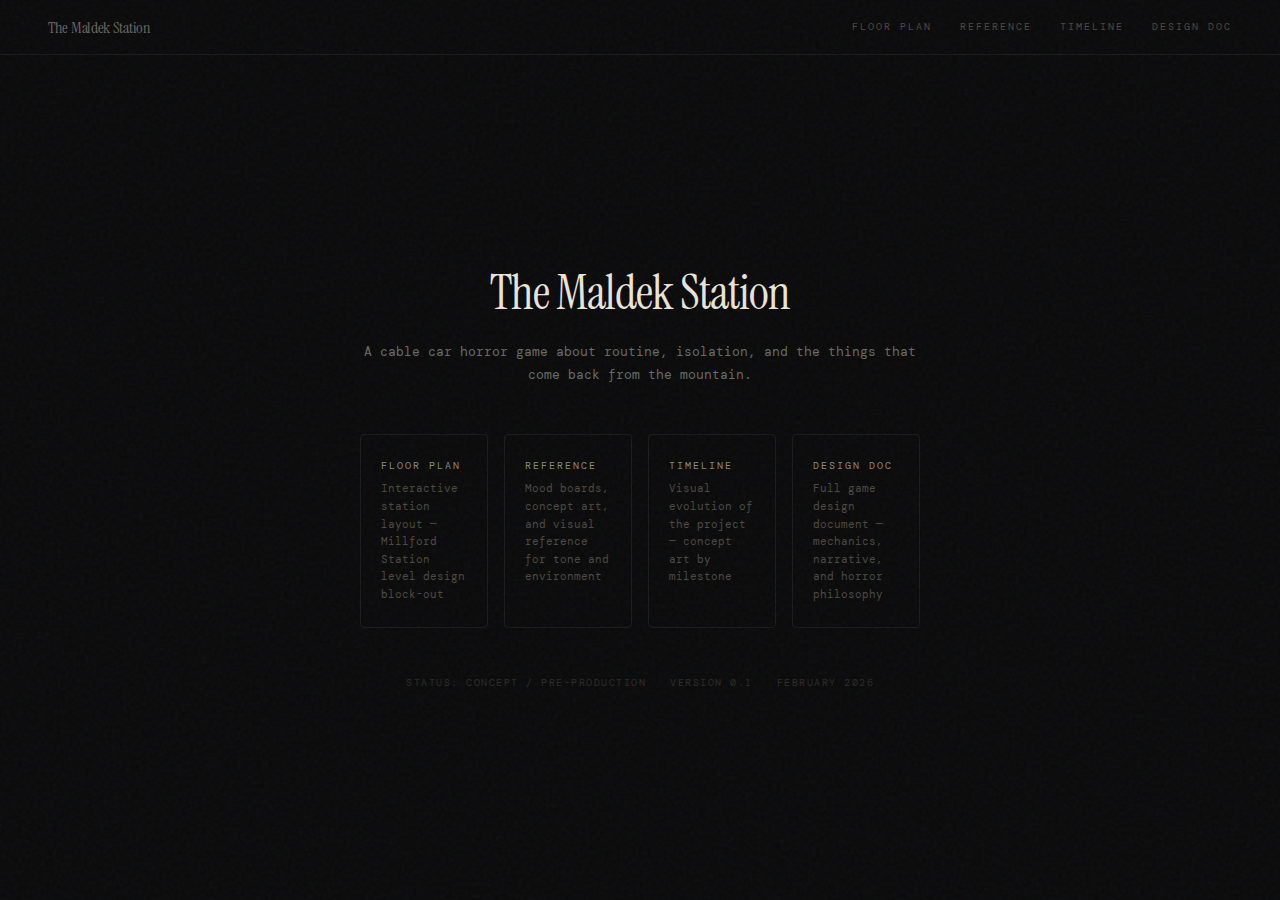
<file: index.html>
<!DOCTYPE html>
<html lang="en">
<head>
<meta charset="UTF-8">
<meta name="viewport" content="width=device-width, initial-scale=1.0">
<title>The Maldek Station</title>
<link rel="stylesheet" href="styles.css">
</head>
<body>
<div class="grain"></div>

<nav class="site-nav">
  <a href="index.html" class="nav-brand">The Maldek Station</a>
  <div class="nav-links">
    <a href="floorplan.html">Floor Plan</a>
    <a href="gallery.html">Reference</a>
    <a href="timeline.html">Timeline</a>
    <a href="design-doc.html">Design Doc</a>
  </div>
</nav>

<main class="landing">
  <div class="landing-content">
    <h1 class="landing-title">The Maldek Station</h1>
    <p class="landing-subtitle">A cable car horror game about routine, isolation, and the things that come back from the mountain.</p>

    <div class="landing-nav">
      <a href="floorplan.html" class="landing-card">
        <span class="landing-card-label">Floor Plan</span>
        <span class="landing-card-desc">Interactive station layout — Millford Station level design block-out</span>
      </a>
      <a href="gallery.html" class="landing-card">
        <span class="landing-card-label">Reference</span>
        <span class="landing-card-desc">Mood boards, concept art, and visual reference for tone and environment</span>
      </a>
      <a href="timeline.html" class="landing-card">
        <span class="landing-card-label">Timeline</span>
        <span class="landing-card-desc">Visual evolution of the project — concept art by milestone</span>
      </a>
      <a href="design-doc.html" class="landing-card">
        <span class="landing-card-label">Design Doc</span>
        <span class="landing-card-desc">Full game design document — mechanics, narrative, and horror philosophy</span>
      </a>
    </div>

    <div class="landing-meta">
      <span>Status: Concept / Pre-Production</span>
      <span>Version 0.1</span>
      <span>February 2026</span>
    </div>
  </div>
</main>

</body>
</html>
</file>
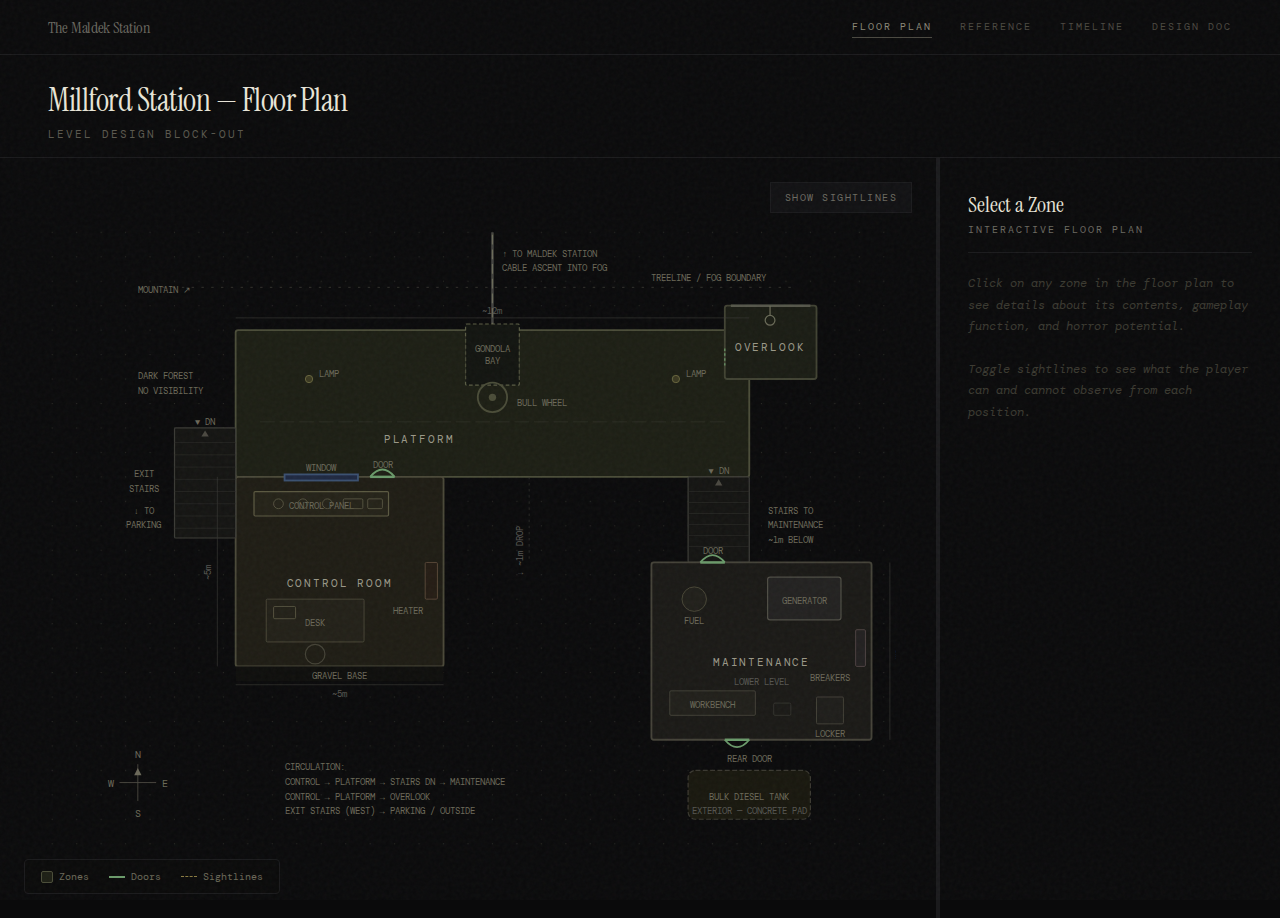
<file: floorplan.html>
<!DOCTYPE html>
<html lang="en">
<head>
<meta charset="UTF-8">
<meta name="viewport" content="width=device-width, initial-scale=1.0">
<title>Millford Station — Floor Plan</title>
<link rel="stylesheet" href="styles.css">
</head>
<body>
<div class="grain"></div>

<nav class="site-nav">
  <a href="index.html" class="nav-brand">The Maldek Station</a>
  <div class="nav-links">
    <a href="floorplan.html" class="active">Floor Plan</a>
    <a href="gallery.html">Reference</a>
    <a href="timeline.html">Timeline</a>
    <a href="design-doc.html">Design Doc</a>
  </div>
</nav>

<header>
  <h1>Millford Station — Floor Plan</h1>
  <p>Level Design Block-out</p>
</header>

<div class="layout">
  <div class="plan-container">

    <svg class="floorplan" viewBox="0 0 700 520" xmlns="http://www.w3.org/2000/svg">

      <!-- Grid dots -->
      <defs>
        <pattern id="grid" width="20" height="20" patternUnits="userSpaceOnUse">
          <circle cx="10" cy="10" r="0.5" fill="#2a2a25"/>
        </pattern>
      </defs>
      <rect width="700" height="520" fill="url(#grid)"/>

      <!-- Cable line going up to mountain -->
      <line x1="370" y1="140" x2="370" y2="10" class="cable-line"/>
      <line x1="370" y1="140" x2="370" y2="10" class="cable-line-accent"/>
      <text x="378" y="30" class="annotation">↑ TO MALDEK STATION</text>
      <text x="378" y="42" class="annotation">CABLE ASCENT INTO FOG</text>

      <!-- Mountain/forest indication -->
      <line x1="100" y1="55" x2="620" y2="55" class="annotation-line" stroke-dasharray="2 6"/>
      <text x="500" y="50" class="annotation">TREELINE / FOG BOUNDARY</text>

      <!-- === PLATFORM (upper level) === -->
      <g class="room" data-zone="platform" id="zone-platform">
        <rect x="160" y="90" width="420" height="120" rx="2" fill="#1c1e14" stroke="#4a4c38" stroke-width="1.5"/>
        <!-- Platform surface markings -->
        <line x1="180" y1="165" x2="560" y2="165" stroke="#33342a" stroke-width="0.5" stroke-dasharray="12 4"/>
        <text x="310" y="182" class="room-label" text-anchor="middle" id="label-platform">Platform</text>

        <!-- Gondola docking bay (recessed channel — car hangs from cable above) -->
        <rect x="348" y="85" width="44" height="50" rx="1" fill="#121410" stroke="#5a5c44" stroke-width="1" stroke-dasharray="3 2"/>
        <!-- Platform edges flanking the bay -->
        <line x1="348" y1="95" x2="348" y2="130" stroke="#3a3c2e" stroke-width="0.5"/>
        <line x1="392" y1="95" x2="392" y2="130" stroke="#3a3c2e" stroke-width="0.5"/>
        <text x="370" y="108" class="annotation" text-anchor="middle">GONDOLA</text>
        <text x="370" y="118" class="annotation" text-anchor="middle">BAY</text>

        <!-- Bull wheel / cable mechanism -->
        <circle cx="370" cy="145" r="12" fill="none" stroke="#4a4c38" stroke-width="1.5"/>
        <circle cx="370" cy="145" r="3" fill="#4a4c38"/>
        <text x="390" y="152" class="annotation">BULL WHEEL</text>

        <!-- Platform lamps -->
        <circle cx="220" cy="130" r="3" fill="#3a3820" stroke="#6a6840" stroke-width="0.75"/>
        <text x="228" y="128" class="annotation">LAMP</text>
        <circle cx="520" cy="130" r="3" fill="#3a3820" stroke="#6a6840" stroke-width="0.75"/>
        <text x="528" y="128" class="annotation">LAMP</text>
      </g>

      <!-- === OVERLOOK === -->
      <g class="room" data-zone="overlook" id="zone-overlook">
        <rect x="560" y="70" width="75" height="60" rx="2" fill="#1a1c14" stroke="#404232" stroke-width="1.5"/>
        <!-- Railing -->
        <line x1="565" y1="70" x2="630" y2="70" stroke="#55564a" stroke-width="2"/>
        <text x="597" y="107" class="room-label" text-anchor="middle" id="label-overlook">Overlook</text>
        <!-- Binoculars -->
        <circle cx="597" cy="82" r="4" fill="none" stroke="#6a6b58" stroke-width="1"/>
        <line x1="597" y1="78" x2="597" y2="70" stroke="#6a6b58" stroke-width="1"/>
      </g>

      <!-- === CONTROL ROOM (platform level, south-west) === -->
      <g class="room" data-zone="control" id="zone-control">
        <rect x="160" y="210" width="170" height="155" rx="2" fill="#1e1c14" stroke="#4a4838" stroke-width="1.5"/>
        <text x="245" y="300" class="room-label" text-anchor="middle" id="label-control">Control Room</text>

        <!-- Window to platform (north wall) -->
        <rect x="200" y="208" width="60" height="5" rx="0" fill="#1e2840" stroke="#3a5070" stroke-width="1.5"/>
        <text x="230" y="205" class="annotation" text-anchor="middle">WINDOW</text>

        <!-- Control panel (near window) -->
        <rect x="175" y="222" width="110" height="20" rx="1" fill="#242218" stroke="#5a5840" stroke-width="1"/>
        <text x="230" y="236" class="annotation" text-anchor="middle">CONTROL PANEL</text>
        <!-- Gauges -->
        <circle cx="195" cy="232" r="4" fill="none" stroke="#555340" stroke-width="0.75"/>
        <circle cx="215" cy="232" r="4" fill="none" stroke="#555340" stroke-width="0.75"/>
        <circle cx="235" cy="232" r="4" fill="none" stroke="#555340" stroke-width="0.75"/>
        <rect x="248" y="228" width="16" height="8" rx="1" fill="none" stroke="#555340" stroke-width="0.75"/>
        <rect x="268" y="228" width="12" height="8" rx="1" fill="none" stroke="#555340" stroke-width="0.75"/>

        <!-- Desk -->
        <rect x="185" y="310" width="80" height="35" rx="1" fill="#222018" stroke="#4a4838" stroke-width="0.75"/>
        <text x="225" y="332" class="annotation" text-anchor="middle">DESK</text>

        <!-- Radio on desk -->
        <rect x="191" y="316" width="18" height="10" rx="1" fill="none" stroke="#555340" stroke-width="0.75"/>

        <!-- Chair -->
        <circle cx="225" cy="355" r="8" fill="none" stroke="#444236" stroke-width="1"/>

        <!-- Heater (east wall) -->
        <rect x="315" y="280" width="10" height="30" rx="1" fill="#241c14" stroke="#5a4838" stroke-width="0.75"/>
        <text x="313" y="322" class="annotation" text-anchor="end">HEATER</text>
      </g>

      <!-- === EXIT STAIRWAY (left wall of platform, descends south) === -->
      <g>
        <rect x="110" y="170" width="50" height="90" rx="1" fill="#141412" stroke="#3a3a35" stroke-width="1"/>
        <!-- Step lines -->
        <line x1="110" y1="182" x2="160" y2="182" stroke="#2a2a28" stroke-width="0.5"/>
        <line x1="110" y1="192" x2="160" y2="192" stroke="#2a2a28" stroke-width="0.5"/>
        <line x1="110" y1="202" x2="160" y2="202" stroke="#2a2a28" stroke-width="0.5"/>
        <line x1="110" y1="212" x2="160" y2="212" stroke="#2a2a28" stroke-width="0.5"/>
        <line x1="110" y1="222" x2="160" y2="222" stroke="#2a2a28" stroke-width="0.5"/>
        <line x1="110" y1="232" x2="160" y2="232" stroke="#2a2a28" stroke-width="0.5"/>
        <line x1="110" y1="242" x2="160" y2="242" stroke="#2a2a28" stroke-width="0.5"/>
        <line x1="110" y1="252" x2="160" y2="252" stroke="#2a2a28" stroke-width="0.5"/>
        <!-- Direction arrow -->
        <polygon points="135,172 132,177 138,177" fill="#4a4840"/>
        <text x="135" y="168" class="annotation" text-anchor="middle">▼ DN</text>
        <text x="85" y="210" class="annotation" text-anchor="middle">EXIT</text>
        <text x="85" y="222" class="annotation" text-anchor="middle">STAIRS</text>
        <text x="85" y="240" class="annotation" text-anchor="middle">↓ TO</text>
        <text x="85" y="252" class="annotation" text-anchor="middle">PARKING</text>
      </g>

      <!-- === STAIRWAY DOWN TO MAINTENANCE (bottom-right corner of platform) === -->
      <g>
        <rect x="530" y="210" width="50" height="70" rx="1" fill="#141412" stroke="#3a3a35" stroke-width="1"/>
        <!-- Step lines -->
        <line x1="530" y1="222" x2="580" y2="222" stroke="#2a2a28" stroke-width="0.5"/>
        <line x1="530" y1="231" x2="580" y2="231" stroke="#2a2a28" stroke-width="0.5"/>
        <line x1="530" y1="240" x2="580" y2="240" stroke="#2a2a28" stroke-width="0.5"/>
        <line x1="530" y1="249" x2="580" y2="249" stroke="#2a2a28" stroke-width="0.5"/>
        <line x1="530" y1="258" x2="580" y2="258" stroke="#2a2a28" stroke-width="0.5"/>
        <line x1="530" y1="267" x2="580" y2="267" stroke="#2a2a28" stroke-width="0.5"/>
        <!-- Direction arrow -->
        <polygon points="555,212 552,217 558,217" fill="#4a4840"/>
        <text x="555" y="208" class="annotation" text-anchor="middle">▼ DN</text>
        <text x="595" y="240" class="annotation">STAIRS TO</text>
        <text x="595" y="252" class="annotation">MAINTENANCE</text>
        <text x="595" y="264" class="annotation">~1m BELOW</text>
      </g>

      <!-- === MAINTENANCE ROOM (lower level, south-east) === -->
      <g class="room" data-zone="maintenance" id="zone-maintenance">
        <rect x="500" y="280" width="180" height="145" rx="2" fill="#1a1916" stroke="#444238" stroke-width="1.5"/>
        <text x="590" y="365" class="room-label" text-anchor="middle" id="label-maintenance">Maintenance</text>

        <!-- Elevation label -->
        <text x="590" y="380" class="dim-label" text-anchor="middle">LOWER LEVEL</text>

        <!-- Generator -->
        <rect x="595" y="292" width="60" height="35" rx="2" fill="#222120" stroke="#4e4d44" stroke-width="1"/>
        <text x="625" y="314" class="annotation" text-anchor="middle">GENERATOR</text>

        <!-- Fuel drum -->
        <circle cx="535" cy="310" r="10" fill="#201f1a" stroke="#4a4838" stroke-width="0.75"/>
        <text x="535" y="330" class="annotation" text-anchor="middle">FUEL</text>

        <!-- Breaker panel (east wall) -->
        <rect x="667" y="335" width="8" height="30" rx="1" fill="#222020" stroke="#504444" stroke-width="0.75"/>
        <text x="662" y="377" class="annotation" text-anchor="end">BREAKERS</text>

        <!-- Workbench -->
        <rect x="515" y="385" width="70" height="20" rx="1" fill="#201f1a" stroke="#444238" stroke-width="0.75"/>
        <text x="550" y="399" class="annotation" text-anchor="middle">WORKBENCH</text>

        <!-- Locker -->
        <rect x="635" y="390" width="22" height="22" rx="1" fill="#1e1d1a" stroke="#444238" stroke-width="0.75"/>
        <text x="646" y="423" class="annotation" text-anchor="middle">LOCKER</text>

        <!-- Sink -->
        <rect x="600" y="395" width="14" height="10" rx="1" fill="none" stroke="#3e3e38" stroke-width="0.5"/>
      </g>

      <!-- === DOORS === -->
      <!-- Control Room to Platform (north wall) -->
      <g class="door" id="door-control-platform">
        <line x1="270" y1="210" x2="290" y2="210" stroke="#6a9a6a" stroke-width="2"/>
        <path d="M 270 210 Q 280 198 290 210" class="door-indicator"/>
      </g>
      <text x="272" y="203" class="annotation">DOOR</text>

      <!-- Maintenance Room entry (top-left of room, from stairs) -->
      <g class="door" id="door-maint-entry">
        <line x1="540" y1="280" x2="560" y2="280" stroke="#6a9a6a" stroke-width="2"/>
        <path d="M 540 280 Q 550 268 560 280" class="door-indicator"/>
      </g>
      <text x="542" y="273" class="annotation">DOOR</text>

      <!-- Platform to Overlook (open passage) -->
      <line x1="560" y1="105" x2="560" y2="120" stroke="#6a9a6a" stroke-width="1" stroke-dasharray="2 2"/>

      <!-- === SIGHTLINES === -->
      <!-- Control room window to platform/cable -->
      <line x1="230" y1="210" x2="300" y2="145" class="sightline" id="sight-1"/>
      <line x1="230" y1="210" x2="370" y2="90" class="sightline" id="sight-2"/>

      <!-- Overlook to mountain -->
      <line x1="597" y1="82" x2="597" y2="55" class="sightline" id="sight-3"/>
      <line x1="597" y1="82" x2="490" y2="55" class="sightline" id="sight-4"/>

      <!-- Blind spot annotations -->
      <text x="70" y="300" class="annotation" id="blind-1" style="opacity:0;transition:opacity 0.3s">✗ CANNOT SEE MAINTENANCE</text>
      <text x="70" y="312" class="annotation" id="blind-2" style="opacity:0;transition:opacity 0.3s">  (BELOW + BEHIND) FROM CONTROL</text>

      <!-- === DIMENSIONS === -->
      <!-- Platform width -->
      <line x1="160" y1="80" x2="580" y2="80" stroke="#3a3a35" stroke-width="0.5"/>
      <text x="370" y="77" class="dim-label" text-anchor="middle">~12m</text>

      <!-- Control room dims -->
      <line x1="160" y1="380" x2="330" y2="380" stroke="#3a3a35" stroke-width="0.5"/>
      <text x="245" y="390" class="dim-label" text-anchor="middle">~5m</text>

      <line x1="145" y1="210" x2="145" y2="365" stroke="#3a3a35" stroke-width="0.5"/>
      <text x="140" y="288" class="dim-label" text-anchor="middle" transform="rotate(-90 140 288)">~5m</text>

      <!-- Maintenance dims -->
      <line x1="695" y1="280" x2="695" y2="425" stroke="#3a3a35" stroke-width="0.5"/>
      <text x="700" y="353" class="dim-label" text-anchor="middle" transform="rotate(90 700 353)">~5m</text>

      <!-- Elevation annotation -->
      <line x1="400" y1="210" x2="400" y2="280" stroke="#3a3a35" stroke-width="0.5" stroke-dasharray="2 3"/>
      <text x="395" y="250" class="dim-label" text-anchor="end" transform="rotate(-90 395 250)">↓ ~1m DROP</text>

      <!-- Compass -->
      <g transform="translate(80, 460)">
        <line x1="0" y1="-15" x2="0" y2="15" stroke="#4a4840" stroke-width="0.75"/>
        <line x1="-15" y1="0" x2="15" y2="0" stroke="#4a4840" stroke-width="0.75"/>
        <text x="0" y="-20" class="compass" text-anchor="middle">N</text>
        <text x="0" y="28" class="compass" text-anchor="middle">S</text>
        <text x="-22" y="4" class="compass" text-anchor="middle">W</text>
        <text x="22" y="4" class="compass" text-anchor="middle">E</text>
        <polygon points="0,-12 -3,-6 3,-6" fill="#6a6858"/>
      </g>

      <!-- Mountain direction label -->
      <text x="80" y="60" class="annotation">MOUNTAIN ↗</text>

      <!-- Forest indication -->
      <text x="80" y="130" class="annotation">DARK FOREST</text>
      <text x="80" y="142" class="annotation">NO VISIBILITY</text>

      <!-- Circulation notes -->
      <g transform="translate(200, 450)">
        <text x="0" y="0" class="annotation">CIRCULATION:</text>
        <text x="0" y="12" class="annotation">CONTROL → PLATFORM → STAIRS DN → MAINTENANCE</text>
        <text x="0" y="24" class="annotation">CONTROL → PLATFORM → OVERLOOK</text>
        <text x="0" y="36" class="annotation">EXIT STAIRS (WEST) → PARKING / OUTSIDE</text>
      </g>

      <!-- Exterior ground -->
      <rect x="160" y="365" width="170" height="12" rx="0" fill="#0e0e0c" stroke="none"/>
      <text x="245" y="375" class="annotation" text-anchor="middle">GRAVEL BASE</text>

      <!-- === REAR DOOR — Maintenance to exterior === -->
      <g class="door" id="door-maint-rear">
        <line x1="560" y1="425" x2="580" y2="425" stroke="#6a9a6a" stroke-width="2"/>
        <path d="M 560 425 Q 570 437 580 425" class="door-indicator"/>
      </g>
      <text x="562" y="443" class="annotation">REAR DOOR</text>

      <!-- === BULK FUEL TANK — exterior behind maintenance === -->
      <g>
        <rect x="530" y="450" width="100" height="40" rx="6" fill="#18170e" stroke="#3a3830" stroke-width="1" stroke-dasharray="4 2"/>
        <text x="580" y="474" class="annotation" text-anchor="middle">BULK DIESEL TANK</text>
        <text x="580" y="486" class="dim-label" text-anchor="middle">EXTERIOR — CONCRETE PAD</text>
      </g>

    </svg>

    <div class="legend">
      <div class="legend-item">
        <div class="legend-swatch" style="background:#1c1e14;border:1px solid #4a4c38"></div>
        <span>Zones</span>
      </div>
      <div class="legend-item">
        <div class="legend-swatch" style="background:transparent;border:1px solid #6a9a6a;width:16px;height:2px;border-radius:0"></div>
        <span>Doors</span>
      </div>
      <div class="legend-item">
        <div class="legend-line"></div>
        <span>Sightlines</span>
      </div>
    </div>

    <button class="toggle-sightlines" id="toggleSight">Show Sightlines</button>
    <div class="zoom-indicator" id="zoom-indicator">1.0x</div>
  </div>

  <div class="resize-handle" id="resize-handle"></div>
  <div class="sidebar" id="zone-panels">
    <!-- Populated by zones.js -->
  </div>
</div>

<script src="zones.js"></script>
<script src="floorplan.js"></script>
</body>
</html>
</file>
<file: styles.css>
@import url('https://fonts.googleapis.com/css2?family=DM+Mono:wght@300;400;500&family=Instrument+Serif:ital@0;1&display=swap');

* { margin: 0; padding: 0; box-sizing: border-box; }

body {
  background: #0a0a0b;
  color: #c8c5b8;
  font-family: 'DM Mono', monospace;
  min-height: 100vh;
  overflow-x: hidden;
}

.grain {
  position: fixed;
  top: 0; left: 0; right: 0; bottom: 0;
  background-image: url("data:image/svg+xml,%3Csvg viewBox='0 0 256 256' xmlns='http://www.w3.org/2000/svg'%3E%3Cfilter id='noise'%3E%3CfeTurbulence type='fractalNoise' baseFrequency='0.9' numOctaves='4' stitchTiles='stitch'/%3E%3C/filter%3E%3Crect width='100%25' height='100%25' filter='url(%23noise)' opacity='0.04'/%3E%3C/svg%3E");
  pointer-events: none;
  z-index: 1000;
}

/* ── Site Navigation ─────────────────────────────── */

.site-nav {
  display: flex;
  align-items: center;
  justify-content: space-between;
  padding: 16px 48px;
  border-bottom: 1px solid #1a1a1c;
}

.nav-brand {
  font-family: 'Instrument Serif', serif;
  font-size: 16px;
  color: #6b6960;
  text-decoration: none;
  letter-spacing: -0.3px;
  transition: color 0.2s ease;
}

.nav-brand:hover {
  color: #e8e5d8;
}

.nav-links {
  display: flex;
  gap: 28px;
}

.nav-links a {
  font-size: 10px;
  text-transform: uppercase;
  letter-spacing: 2px;
  color: #4a4840;
  text-decoration: none;
  padding: 4px 0;
  border-bottom: 1px solid transparent;
  transition: all 0.2s ease;
}

.nav-links a:hover {
  color: #c8c5b8;
}

.nav-links a.active {
  color: #8a8778;
  border-bottom-color: #4a4840;
}

/* ── Page Header ─────────────────────────────────── */

header {
  padding: 24px 48px 16px;
  border-bottom: 1px solid #1a1a1c;
}

header h1 {
  font-family: 'Instrument Serif', serif;
  font-weight: 400;
  font-size: 32px;
  color: #e8e5d8;
  letter-spacing: -0.5px;
}

header p {
  font-size: 11px;
  color: #5a584e;
  margin-top: 6px;
  text-transform: uppercase;
  letter-spacing: 2px;
}

.layout {
  display: flex;
  height: calc(100vh - 140px);
}

.plan-container {
  flex: 1;
  display: flex;
  align-items: center;
  justify-content: center;
  padding: 40px;
  position: relative;
  overflow: hidden;
  min-height: 0;
}

.resize-handle {
  width: 4px;
  cursor: col-resize;
  background: #1a1a1c;
  transition: background 0.2s ease;
  flex-shrink: 0;
}

.resize-handle:hover,
.resize-handle.active {
  background: #3a3830;
}

.sidebar {
  width: 340px;
  min-width: 200px;
  max-width: 600px;
  border-left: none;
  padding: 32px 28px;
  overflow-y: auto;
  max-height: calc(100vh - 100px);
  flex-shrink: 0;
}

.sidebar .zone-info {
  display: none;
}

.sidebar .zone-info.active {
  display: block;
  animation: fadeIn 0.3s ease;
}

@keyframes fadeIn {
  from { opacity: 0; transform: translateY(8px); }
  to { opacity: 1; transform: translateY(0); }
}

.sidebar .zone-title {
  font-family: 'Instrument Serif', serif;
  font-size: 22px;
  color: #e8e5d8;
  margin-bottom: 4px;
}

.sidebar .zone-role {
  font-size: 10px;
  text-transform: uppercase;
  letter-spacing: 2px;
  color: #6b6960;
  margin-bottom: 20px;
  padding-bottom: 16px;
  border-bottom: 1px solid #1a1a1c;
}

.sidebar .zone-desc {
  font-size: 12px;
  line-height: 1.8;
  color: #8a8778;
  margin-bottom: 20px;
}

.sidebar .items-label {
  font-size: 10px;
  text-transform: uppercase;
  letter-spacing: 2px;
  color: #6b6960;
  margin-bottom: 12px;
}

.sidebar .item {
  font-size: 11px;
  color: #9a9788;
  padding: 6px 0;
  border-bottom: 1px solid #111113;
  line-height: 1.5;
}

.sidebar .item span {
  color: #c8c5b8;
}

.sidebar .horror-label {
  font-size: 10px;
  text-transform: uppercase;
  letter-spacing: 2px;
  color: #8b4a4a;
  margin-top: 24px;
  margin-bottom: 12px;
}

.sidebar .horror-item {
  font-size: 11px;
  color: #7a5555;
  padding: 6px 0;
  border-bottom: 1px solid #1a1215;
  line-height: 1.5;
}

.sidebar .default-msg {
  color: #3a3930;
  font-size: 12px;
  line-height: 1.8;
  font-style: italic;
}

/* SVG Floor Plan */
svg.floorplan {
  width: 100%;
  height: 100%;
}

.room {
  cursor: pointer;
  transition: all 0.3s ease;
}

.room rect, .room polygon, .room path {
  transition: all 0.3s ease;
}

.room:hover rect, .room:hover polygon, .room:hover path {
  filter: brightness(1.4);
}

.room.selected rect, .room.selected polygon, .room.selected path {
  filter: brightness(1.6);
}

.room-label {
  font-family: 'DM Mono', monospace;
  font-size: 9px;
  fill: #9a9888;
  text-transform: uppercase;
  letter-spacing: 1.5px;
  pointer-events: none;
}

.room-label.selected {
  fill: #c8c5b8;
}

.dim-label {
  font-family: 'DM Mono', monospace;
  font-size: 7px;
  fill: #555550;
  pointer-events: none;
}

.door-indicator {
  stroke: #6a9a6a;
  stroke-width: 1.5;
  fill: none;
  pointer-events: none;
}

.sightline {
  stroke: #8a7a40;
  stroke-width: 1;
  stroke-dasharray: 4 4;
  fill: none;
  pointer-events: none;
  opacity: 0;
  transition: opacity 0.3s ease;
}

.sightline.visible {
  opacity: 1;
}

.cable-line {
  stroke: #444440;
  stroke-width: 2;
}

.cable-line-accent {
  stroke: #6a6a58;
  stroke-width: 1;
  stroke-dasharray: 8 4;
}

.annotation {
  font-family: 'DM Mono', monospace;
  font-size: 7px;
  fill: #6a6858;
  pointer-events: none;
}

.annotation-line {
  stroke: #4a4840;
  stroke-width: 0.5;
  pointer-events: none;
}

.compass {
  font-family: 'DM Mono', monospace;
  font-size: 8px;
  fill: #6a6858;
}

.legend {
  position: absolute;
  bottom: 24px;
  left: 24px;
  display: flex;
  gap: 20px;
  font-size: 10px;
  color: #6a6858;
  background: rgba(10, 10, 11, 0.85);
  border: 1px solid #1a1a1c;
  border-radius: 4px;
  padding: 10px 16px;
  z-index: 10;
  pointer-events: none;
}

.legend-item {
  display: flex;
  align-items: center;
  gap: 6px;
}

.legend-swatch {
  width: 12px;
  height: 12px;
  border-radius: 2px;
}

.legend-line {
  width: 16px;
  height: 0;
  border-top: 1px dashed #8a7a40;
}

.toggle-sightlines {
  position: absolute;
  top: 24px;
  right: 24px;
  background: #111113;
  border: 1px solid #1a1a1c;
  color: #6b6960;
  font-family: 'DM Mono', monospace;
  font-size: 10px;
  padding: 8px 14px;
  cursor: pointer;
  text-transform: uppercase;
  letter-spacing: 1.5px;
  transition: all 0.2s ease;
  z-index: 10;
}

.toggle-sightlines:hover {
  color: #c8c5b8;
  border-color: #3a3830;
}

.toggle-sightlines.active {
  color: #b8a54a;
  border-color: #4a4020;
}

/* Zoom/Pan */
.plan-container.panning svg.floorplan {
  cursor: grabbing;
}

svg.floorplan {
  cursor: grab;
}

.zoom-indicator {
  position: absolute;
  bottom: 24px;
  right: 24px;
  font-size: 10px;
  color: #4a4840;
  font-family: 'DM Mono', monospace;
  text-transform: uppercase;
  letter-spacing: 1.5px;
  transition: opacity 0.3s ease;
  pointer-events: none;
}

/* ── Landing Page ─────────────────────────────────── */

.landing {
  display: flex;
  align-items: center;
  justify-content: center;
  min-height: calc(100vh - 60px);
  padding: 60px 48px;
}

.landing-content {
  max-width: 560px;
  text-align: center;
}

.landing-title {
  font-family: 'Instrument Serif', serif;
  font-weight: 400;
  font-size: 48px;
  color: #e8e5d8;
  letter-spacing: -1px;
  margin-bottom: 16px;
}

.landing-subtitle {
  font-size: 13px;
  line-height: 1.8;
  color: #6b6960;
  margin-bottom: 48px;
}

.landing-nav {
  display: flex;
  gap: 16px;
  margin-bottom: 48px;
}

.landing-card {
  flex: 1;
  display: block;
  padding: 24px 20px;
  border: 1px solid #1a1a1c;
  border-radius: 4px;
  text-decoration: none;
  text-align: left;
  transition: all 0.2s ease;
}

.landing-card:hover {
  border-color: #3a3830;
  background: #111113;
}

.landing-card-label {
  display: block;
  font-size: 10px;
  text-transform: uppercase;
  letter-spacing: 2px;
  color: #8a8778;
  margin-bottom: 8px;
}

.landing-card-desc {
  display: block;
  font-size: 11px;
  line-height: 1.6;
  color: #4a4840;
}

.landing-card:hover .landing-card-label {
  color: #c8c5b8;
}

.landing-card:hover .landing-card-desc {
  color: #6b6960;
}

.landing-meta {
  display: flex;
  gap: 24px;
  justify-content: center;
  font-size: 10px;
  text-transform: uppercase;
  letter-spacing: 1.5px;
  color: #2a2a28;
}

/* ── Gallery Page ─────────────────────────────────── */

.gallery-page {
  padding: 40px 48px;
  max-width: 1200px;
  margin: 0 auto;
}

.gallery-header {
  margin-bottom: 32px;
}

.gallery-header h1 {
  font-family: 'Instrument Serif', serif;
  font-weight: 400;
  font-size: 32px;
  color: #e8e5d8;
  letter-spacing: -0.5px;
  margin-bottom: 6px;
}

.gallery-header p {
  font-size: 11px;
  color: #5a584e;
  text-transform: uppercase;
  letter-spacing: 2px;
}

.gallery-filters {
  margin-bottom: 40px;
  padding-bottom: 24px;
  border-bottom: 1px solid #1a1a1c;
}

.filter-row {
  display: flex;
  flex-wrap: wrap;
  align-items: center;
  gap: 8px;
  padding: 8px 0;
}

.filter-row + .filter-row {
  border-top: 1px solid #1a1a1c;
}

.filter-row-label {
  font-size: 9px;
  text-transform: uppercase;
  letter-spacing: 1.5px;
  color: #3a3930;
  width: 48px;
  flex-shrink: 0;
}

.filter-tag {
  background: transparent;
  border: 1px solid #1a1a1c;
  color: #4a4840;
  font-family: 'DM Mono', monospace;
  font-size: 10px;
  padding: 6px 12px;
  cursor: pointer;
  text-transform: uppercase;
  letter-spacing: 1px;
  border-radius: 2px;
  transition: all 0.2s ease;
}

.filter-tag:hover {
  color: #c8c5b8;
  border-color: #3a3830;
}

.filter-tag.active {
  color: #c8c5b8;
  border-color: #4a4840;
  background: #161618;
}

.gallery-section {
  margin-bottom: 48px;
}

.section-header {
  margin-bottom: 20px;
}

.section-header h2 {
  font-family: 'Instrument Serif', serif;
  font-weight: 400;
  font-size: 22px;
  color: #e8e5d8;
  margin-bottom: 4px;
}

.section-header p {
  font-size: 11px;
  color: #5a584e;
  line-height: 1.6;
}

.gallery-grid {
  display: grid;
  grid-template-columns: repeat(auto-fill, minmax(280px, 1fr));
  gap: 12px;
}

.gallery-item {
  position: relative;
  border-radius: 4px;
  overflow: hidden;
  cursor: pointer;
  border: 1px solid #1a1a1c;
  transition: border-color 0.2s ease;
}

.gallery-item:hover {
  border-color: #3a3830;
}

.gallery-item img {
  width: 100%;
  height: 200px;
  object-fit: cover;
  display: block;
  transition: opacity 0.2s ease;
}

.gallery-item:hover img {
  opacity: 0.85;
}

.gallery-item-overlay {
  position: absolute;
  bottom: 0;
  left: 0;
  right: 0;
  padding: 8px 10px;
  background: linear-gradient(transparent, rgba(10, 10, 11, 0.9));
  opacity: 0;
  transition: opacity 0.2s ease;
}

.gallery-item:hover .gallery-item-overlay {
  opacity: 1;
}

.gallery-item-tags {
  display: flex;
  flex-wrap: wrap;
  gap: 4px;
}

.img-tag {
  font-size: 9px;
  text-transform: uppercase;
  letter-spacing: 1px;
  color: #6b6960;
  background: rgba(26, 26, 28, 0.8);
  padding: 2px 6px;
  border-radius: 2px;
}

/* ── Lightbox ─────────────────────────────────────── */

.lightbox {
  position: fixed;
  inset: 0;
  background: rgba(5, 5, 6, 0.95);
  display: flex;
  flex-direction: column;
  align-items: center;
  justify-content: center;
  z-index: 900;
  opacity: 0;
  pointer-events: none;
  transition: opacity 0.3s ease;
}

.lightbox.active {
  opacity: 1;
  pointer-events: all;
}

.lightbox-close {
  position: absolute;
  top: 24px;
  right: 32px;
  background: none;
  border: none;
  color: #6b6960;
  font-size: 28px;
  cursor: pointer;
  transition: color 0.2s ease;
}

.lightbox-close:hover {
  color: #c8c5b8;
}

.lightbox-img {
  max-width: 90vw;
  max-height: 80vh;
  object-fit: contain;
  border-radius: 4px;
}

.lightbox-caption {
  margin-top: 16px;
  font-size: 11px;
  color: #6b6960;
  text-align: center;
  max-width: 600px;
  line-height: 1.6;
}

/* ── Timeline Page ───────────────────────────────── */

.timeline-page {
  padding: 40px 48px;
  max-width: 1200px;
  margin: 0 auto;
}

.timeline-header {
  margin-bottom: 32px;
}

.timeline-header h1 {
  font-family: 'Instrument Serif', serif;
  font-weight: 400;
  font-size: 32px;
  color: #e8e5d8;
  letter-spacing: -0.5px;
  margin-bottom: 6px;
}

.timeline-header p {
  font-size: 11px;
  color: #5a584e;
  text-transform: uppercase;
  letter-spacing: 2px;
}

.timeline-track {
  padding-left: 32px;
  position: relative;
}

.timeline-track::before {
  content: '';
  position: absolute;
  left: 6px;
  top: 0;
  bottom: 0;
  width: 1px;
  background: #1a1a1c;
}

.timeline-milestone {
  position: relative;
  padding-bottom: 48px;
}

.milestone-dot {
  position: absolute;
  left: -32px;
  top: 4px;
  width: 14px;
  height: 14px;
  border-radius: 50%;
  border: 2px solid #4a4840;
  background: #0a0a0b;
}

.milestone-title {
  font-family: 'Instrument Serif', serif;
  font-weight: 400;
  font-size: 22px;
  color: #e8e5d8;
  margin-bottom: 4px;
}

.milestone-date {
  font-size: 10px;
  text-transform: uppercase;
  letter-spacing: 2px;
  color: #4a4840;
  margin-bottom: 8px;
}

.milestone-desc {
  font-size: 12px;
  line-height: 1.8;
  color: #6b6960;
  margin-bottom: 20px;
}

.timeline-cards {
  display: grid;
  grid-template-columns: repeat(auto-fill, minmax(260px, 1fr));
  gap: 12px;
}

.timeline-card {
  position: relative;
  border-radius: 4px;
  overflow: hidden;
  cursor: pointer;
  border: 1px solid #1a1a1c;
  transition: border-color 0.2s ease;
}

.timeline-card:hover {
  border-color: #3a3830;
}

.timeline-card img {
  width: 100%;
  height: 180px;
  object-fit: cover;
  display: block;
  transition: opacity 0.2s ease;
}

.timeline-card:hover img {
  opacity: 0.85;
}

.timeline-card-info {
  padding: 10px 12px;
  border-top: 1px solid #1a1a1c;
}

.timeline-card-caption {
  font-size: 11px;
  color: #8a8778;
  line-height: 1.5;
  margin-bottom: 8px;
}

.timeline-card-tags {
  display: flex;
  flex-wrap: wrap;
  gap: 4px;
}

/* ── Design Doc Page ─────────────────────────────── */

.doc-page {
  padding: 40px 48px 80px;
  max-width: 780px;
  margin: 0 auto;
}

.doc-loading {
  font-size: 11px;
  color: #4a4840;
  text-transform: uppercase;
  letter-spacing: 2px;
}

.doc-content h1 {
  font-family: 'Instrument Serif', serif;
  font-weight: 400;
  font-size: 36px;
  color: #e8e5d8;
  letter-spacing: -0.5px;
  margin-top: 0;
  margin-bottom: 8px;
}

.doc-content h2 {
  font-family: 'Instrument Serif', serif;
  font-weight: 400;
  font-size: 24px;
  color: #e8e5d8;
  margin-top: 48px;
  margin-bottom: 16px;
  padding-top: 24px;
  border-top: 1px solid #1a1a1c;
}

.doc-content h3 {
  font-family: 'DM Mono', monospace;
  font-weight: 500;
  font-size: 13px;
  color: #c8c5b8;
  text-transform: uppercase;
  letter-spacing: 1px;
  margin-top: 32px;
  margin-bottom: 12px;
}

.doc-content h4 {
  font-family: 'DM Mono', monospace;
  font-weight: 400;
  font-size: 11px;
  color: #8a8778;
  margin-top: 24px;
  margin-bottom: 8px;
}

.doc-content p {
  font-size: 13px;
  line-height: 1.85;
  color: #8a8778;
  margin-bottom: 16px;
}

.doc-content strong {
  color: #c8c5b8;
  font-weight: 500;
}

.doc-content em {
  color: #6b6960;
  font-style: italic;
}

.doc-content ul, .doc-content ol {
  margin-bottom: 16px;
  padding-left: 20px;
}

.doc-content li {
  font-size: 13px;
  line-height: 1.85;
  color: #8a8778;
  margin-bottom: 6px;
}

.doc-content hr {
  border: none;
  border-top: 1px solid #1a1a1c;
  margin: 32px 0;
}

.doc-content table {
  width: 100%;
  border-collapse: collapse;
  margin-bottom: 24px;
  font-size: 12px;
}

.doc-content th {
  text-align: left;
  font-weight: 500;
  color: #c8c5b8;
  padding: 8px 12px;
  border-bottom: 1px solid #2a2a28;
  font-size: 10px;
  text-transform: uppercase;
  letter-spacing: 1px;
}

.doc-content td {
  padding: 8px 12px;
  border-bottom: 1px solid #131315;
  color: #8a8778;
  line-height: 1.6;
}

.doc-content blockquote {
  border-left: 2px solid #3a3830;
  margin: 16px 0;
  padding: 4px 16px;
  color: #6b6960;
}

.doc-content code {
  font-family: 'DM Mono', monospace;
  font-size: 12px;
  background: #131315;
  padding: 2px 6px;
  border-radius: 2px;
  color: #9a9788;
}

.doc-content pre {
  background: #111113;
  border: 1px solid #1a1a1c;
  border-radius: 4px;
  padding: 16px;
  overflow-x: auto;
  margin-bottom: 16px;
}

.doc-content pre code {
  background: none;
  padding: 0;
}

/* ── Responsive ──────────────────────────────────── */

@media (max-width: 900px) {
  .layout { flex-direction: column; }
  .sidebar { width: 100%; border-left: none; border-top: 1px solid #1a1a1c; max-height: unset; }
  .toggle-sightlines { right: 24px; }
  .zoom-indicator { right: 24px; }
  .site-nav { padding: 12px 24px; }
  .landing-nav { flex-direction: column; }
  .gallery-page { padding: 24px; }
  .gallery-grid { grid-template-columns: 1fr; }
  .timeline-page { padding: 24px; }
  .doc-page { padding: 24px; }
  .timeline-cards { grid-template-columns: 1fr; }
}
</file>
